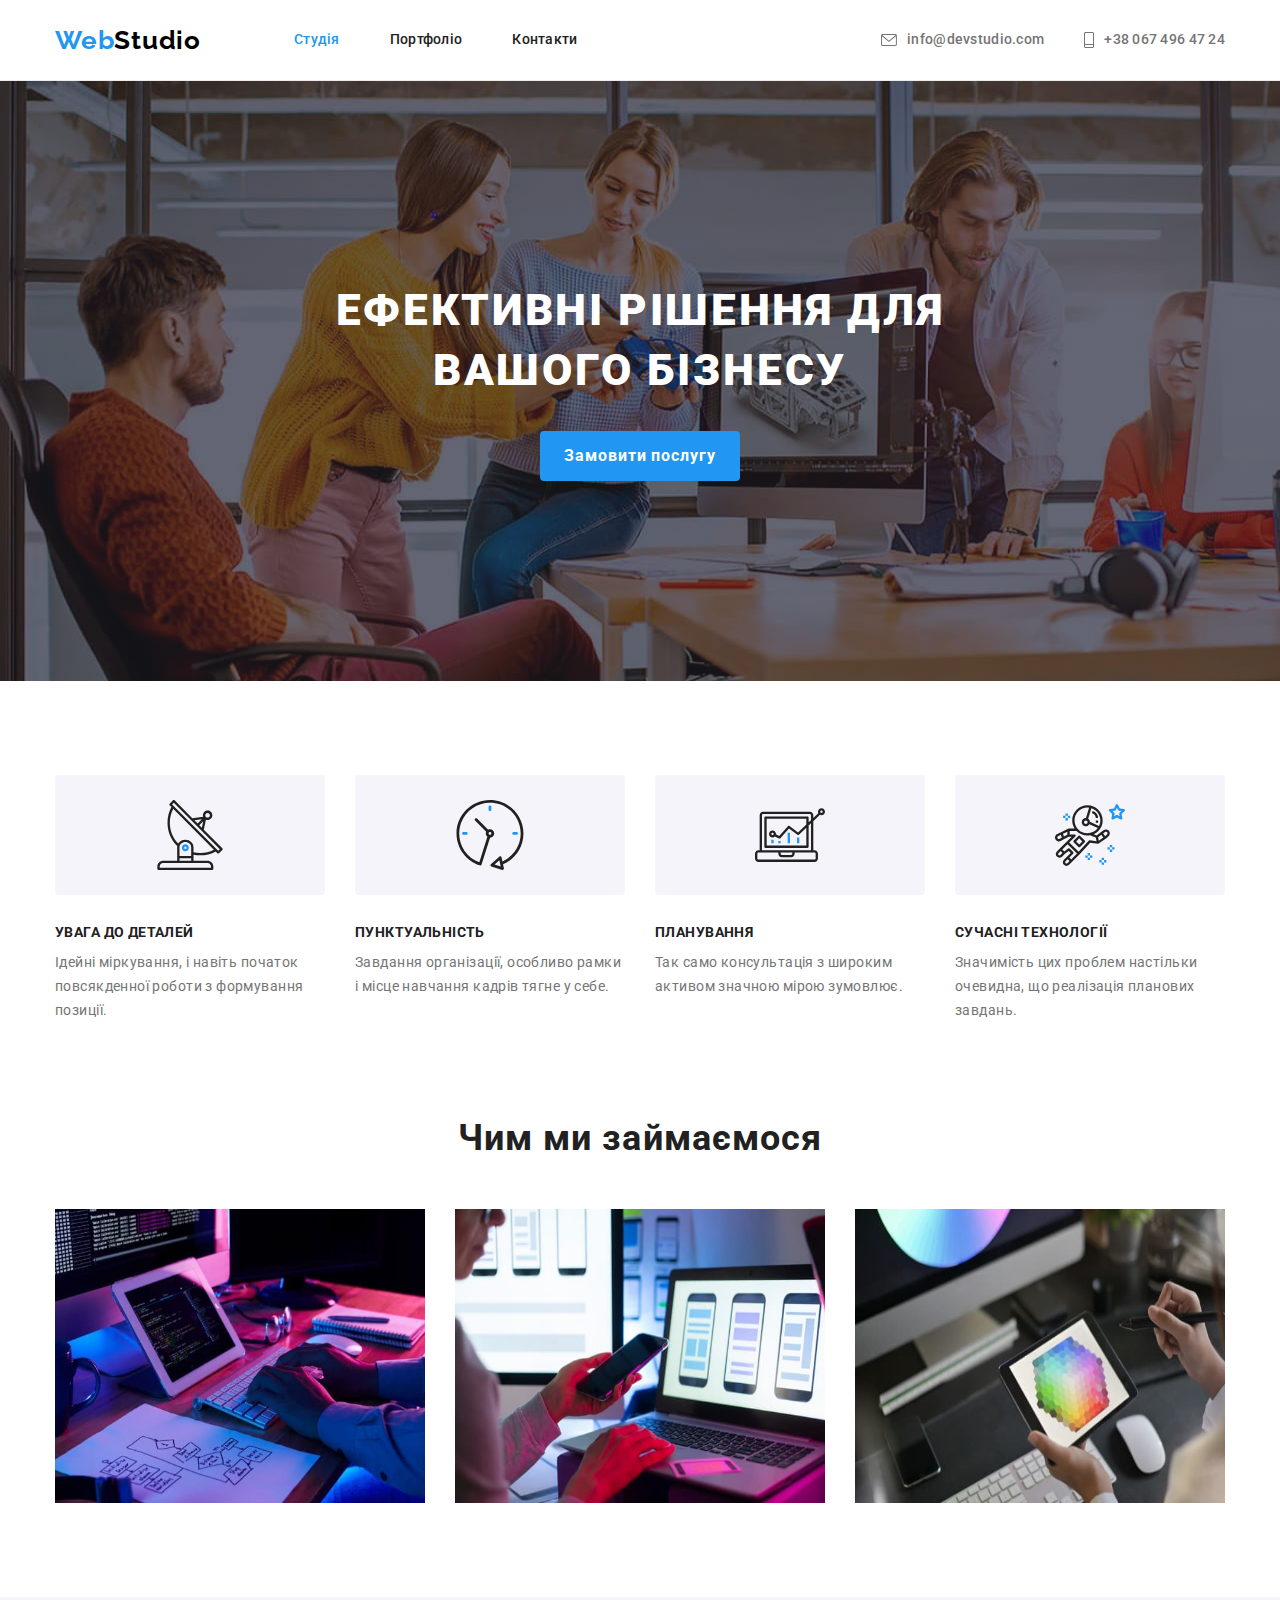
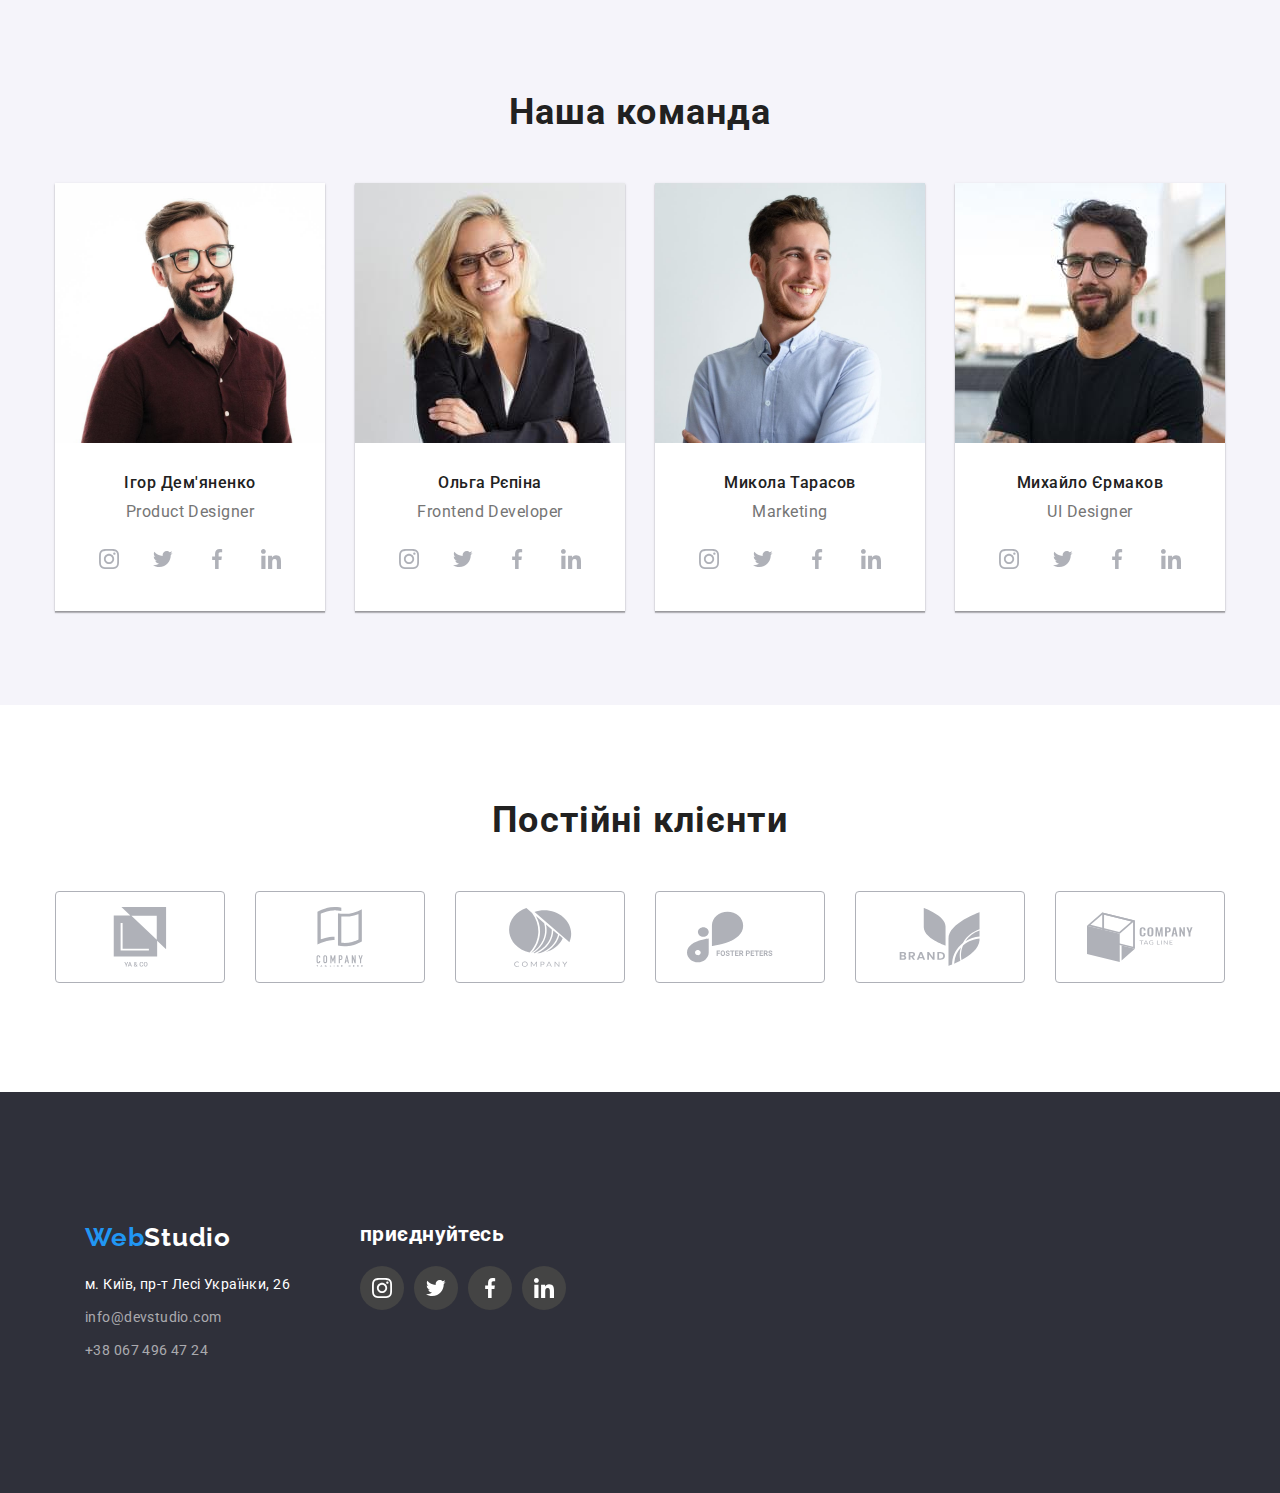
<file: index.html>
<!DOCTYPE html>
<html lang="uk">

<head>
    <meta charset="UTF-8">
    <meta http-equiv="X-UA-Compatible" content="IE=edge" />

    <meta name="viewport" content="width=device-width, initial-scale=1.0">
    <title>WebStudio</title>
    <link rel="preconnect" href="https://fonts.googleapis.com">
    <link rel="preconnect" href="https://fonts.gstatic.com" crossorigin>
    <link
        href="https://fonts.googleapis.com/css2?family=Raleway:wght@700&family=Roboto:wght@400;500;700;900&display=swap"
        rel="stylesheet">
    <link rel="stylesheet"
        href="https://cdnjs.cloudflare.com/ajax/libs/modern-normalize/1.0.0/modern-normalize.min.css" />

    <link rel="stylesheet" href="./css/styles.css" />
</head>

<body>

    <!-- -------------- Header -------------- -->
    <header class="header">

        <div class="container main-nav">

            <nav class="main-nav">

                <a class="logo" href="./index.html" target="_blank">
                    <span class="logo part">Web</span>Studio</a>
                <ul class="nav-list">
                    <li class="link">
                        <a class="nav-list-item current" href="./index.html">Студія</a>
                    </li>
                    <li class="link">
                        <a class="nav-list-item" href="./portfolio.html">Портфоліо</a>
                    </li>
                    <li class="link">
                        <a class="nav-list-item" href="./contacts.html">Контакти</a>
                    </li>
                </ul>
            </nav>

            <ul class="contacts-list">
                <li class="contact">

                    <a class="header-contacts" href="mailto:info@devstudio.com">
                        <svg class="envelope email">
                            <use href='./images/sprite.svg#icon-envelope-hover'></use>
                        </svg>
                        info@devstudio.com</a>
                </li>
                <li class="contact">

                    <a class="header-contacts" href="tel:+380674964724">
                        <svg class="envelope phone">
                            <use href='./images/sprite.svg#icon-tel'></use>
                        </svg>
                        +38 067 496 47 24</a>
                </li>
            </ul>
        </div>

    </header>

    <main>
        <!-- Hero -->
        <section class="hero">
            <div class="container">

                <h1 class="hero-title">Ефективні рішення для вашого бізнесу</h1>
                <button class="button primary" type="button">Замовити послугу</button>
            </div>
        </section>

        <!-- Work -->
        <section class="section features">

            <div class="container">

                <h2 class="visually-hidden">Перелік робіт</h2>
                <ul class="list">
                    <li class="item">
                        <div class="work-container-icon">
                            <svg class="work-icon">
                                <use href='./images/sprite.svg#icon-antenna-1'></use>
                            </svg>
                        </div>
                        <h3 class="list-title">УВАГА ДО ДЕТАЛЕЙ</h3>
                        <p class="item-desc">Ідейні міркування, і навіть початок повсякденної роботи з формування
                            позиції.
                        </p>
                    </li>
                    <li class="item">
                        <div class="work-container-icon">
                            <svg class="work-icon">
                                <use href='./images/sprite.svg#icon-clock-1'></use>
                            </svg>
                        </div>
                        <h3 class="list-title">ПУНКТУАЛЬНІСТЬ</h3>
                        <p class="item-desc">Завдання організації, особливо рамки і місце навчання кадрів тягне у себе.
                        </p>
                    </li>
                    <li class="item">
                        <div class="work-container-icon">
                            <svg class="work-icon">
                                <use href='./images/sprite.svg#icon-diagram-1'></use>
                            </svg>
                        </div>
                        <h3 class="list-title">ПЛАНУВАННЯ</h3>
                        <p class="item-desc">Так само консультація з широким активом значною мірою зумовлює.</p>
                    </li>
                    <li class="item">
                        <div class="work-container-icon">
                            <svg class="work-icon">
                                <use href='./images/sprite.svg#icon-astronaut-1'></use>
                            </svg>
                        </div>
                        <h3 class="list-title">СУЧАСНІ ТЕХНОЛОГІЇ</h3>
                        <p class="item-desc">Значимість цих проблем настільки очевидна, що реалізація планових завдань.
                        </p>
                    </li>
                </ul>
            </div>

        </section>

        <!-- -------------- Чим ми займаємося -------------- -->
        <section class="section">

            <div class="container">

                <h2 class="title">Чим ми займаємося</h2>
                <ul class="list">
                    <li class="img-list">

                        <img src="./images/job-1.jpg" alt="розмітка сайту" width="370" height="294">
                    </li>
                    <li class="img-list">

                        <img src="./images/job-2.jpg" alt="стилізація сайту" width="370" height="294">
                    </li>
                    <li class=" img-list">

                        <img src="./images/job-3.jpg" alt="оформлення кольором сайта" width="370" height="294">
                    </li>
                </ul>
            </div>

        </section>

        <!-- Team -->
        <section class="section team">

            <div class="container">

                <h2 class="title">Наша команда</h2>
                <ul class="list">
                    <li class="card">
                        <img src="./images/1-igor-demyanenko.jpg" alt="Ігор Дем'яненко" width="270" height="260">
                        <div class="team-card-desc">

                            <h3 class="list-item">Ігор Дем'яненко</h3>
                            <p class="item-desc profession">Product Designer</p>
                            <ul class="social-container social-container-team">
                                <li class="social-item"><a class="social-link" href="">
                                        <svg class="social-icon">
                                            <use href='./images/sprite.svg#icon-instagram'></use>
                                        </svg>
                                    </a></li>
                                <li class="social-item"><a class="social-link" href="">
                                        <svg class="social-icon">
                                            <use href='./images/sprite.svg#icon-twit'></use>
                                        </svg>
                                    </a></li>
                                <li class="social-item"><a class="social-link" href="">
                                        <svg class="social-icon">
                                            <use href='./images/sprite.svg#icon-facebook'></use>
                                        </svg>
                                    </a></li>
                                <li class="social-item"><a class="social-link" href="">
                                        <svg class="social-icon">
                                            <use href='./images/sprite.svg#icon-linkedin'></use>
                                        </svg>
                                    </a></li>
                            </ul>




                        </div>
                    </li>
                    <li class="card">
                        <img src="./images/2-olga-repina.jpg" alt="Ольга Рєпіна" width="270" height="260">
                        <div class="team-card-desc">

                            <h3 class="list-item">Ольга Рєпіна</h3>
                            <p class="item-desc profession">Frontend Developer</p>
                            <ul class="social-container social-container-team">
                                <li class="social-item"><a class="social-link" href="">
                                        <svg class="social-icon">
                                            <use href='./images/sprite.svg#icon-instagram'></use>
                                        </svg>
                                    </a></li>
                                <li class="social-item"><a class="social-link" href="">
                                        <svg class="social-icon">
                                            <use href='./images/sprite.svg#icon-twit'></use>
                                        </svg>
                                    </a></li>
                                <li class="social-item"><a class="social-link" href="">
                                        <svg class="social-icon">
                                            <use href='./images/sprite.svg#icon-facebook'></use>
                                        </svg>
                                    </a></li>
                                <li class="social-item"><a class="social-link" href="">
                                        <svg class="social-icon">
                                            <use href='./images/sprite.svg#icon-linkedin'></use>
                                        </svg>
                                    </a></li>
                            </ul>
                        </div>
                    </li>
                    <li class="card">
                        <img src="./images/3-mykola-tarasov.jpg" alt="Микола Тарасов" width="270" height="260">
                        <div class="team-card-desc">

                            <h3 class="list-item">Микола Тарасов</h3>
                            <p class="item-desc profession">Marketing</p>
                            <ul class="social-container social-container-team">
                                <li class="social-item"><a class="social-link" href="">
                                        <svg class="social-icon">
                                            <use href='./images/sprite.svg#icon-instagram'></use>
                                        </svg>
                                    </a></li>
                                <li class="social-item"><a class="social-link" href="">
                                        <svg class="social-icon">
                                            <use href='./images/sprite.svg#icon-twit'></use>
                                        </svg>
                                    </a></li>
                                <li class="social-item"><a class="social-link" href="">
                                        <svg class="social-icon">
                                            <use href='./images/sprite.svg#icon-facebook'></use>
                                        </svg>
                                    </a></li>
                                <li class="social-item"><a class="social-link" href="">
                                        <svg class="social-icon">
                                            <use href='./images/sprite.svg#icon-linkedin'></use>
                                        </svg>
                                    </a></li>
                            </ul>
                        </div>
                    </li>
                    <li class="card">
                        <img src="./images/4-myhaylo-ermakov.jpg" alt="Михайло Єрмаков" width="270" height="260">
                        <div class="team-card-desc">

                            <h3 class="list-item">Михайло Єрмаков</h3>
                            <p class="item-desc profession">UI Designer</p>
                            <ul class="social-container social-container-team">
                                <li class="social-item"><a class="social-link" href="">
                                        <svg class="social-icon">
                                            <use href='./images/sprite.svg#icon-instagram'></use>
                                        </svg>
                                    </a></li>
                                <li class="social-item"><a class="social-link" href="">
                                        <svg class="social-icon">
                                            <use href='./images/sprite.svg#icon-twit'></use>
                                        </svg>
                                    </a></li>
                                <li class="social-item"><a class="social-link" href="">
                                        <svg class="social-icon">
                                            <use href='./images/sprite.svg#icon-facebook'></use>
                                        </svg>
                                    </a></li>
                                <li class="social-item"><a class="social-link" href="">
                                        <svg class="social-icon">
                                            <use href='./images/sprite.svg#icon-linkedin'></use>
                                        </svg>
                                    </a></li>
                            </ul>
                        </div>
                    </li>
                </ul>
            </div>

        </section>


        <!-- Clients -->
        <section class="clients-section">
            <h2 class="title">
                Постійні клієнти
            </h2>

            <ul class="claent">
                <li class="claent-item">
                    <a class="claent-link" href="">
                        <svg class="claent-icon">
                            <use href='./images/sprite.svg#icon-YA--CO'></use>
                        </svg></a>
                </li>
                <li class="claent-item">
                    <a class="claent-link" href="">
                        <svg class="claent-icon">
                            <use href='./images/sprite.svg#icon-company'></use>
                        </svg></a>
                </li>
                <li class="claent-item">
                    <a class="claent-link" href="">
                        <svg class="claent-icon">
                            <use href='./images/sprite.svg#icon-Object'></use>
                        </svg></a>
                </li>
                <li class="claent-item">
                    <a class="claent-link" href="">
                        <svg class="claent-icon">
                            <use href='./images/sprite.svg#icon-FOSTER-PETERS'></use>
                        </svg></a>
                </li>
                <li class="claent-item">
                    <a class="claent-link" href="">
                        <svg class="claent-icon">
                            <use href='./images/sprite.svg#icon-brand'></use>
                        </svg></a>
                </li>
                <li class="claent-item">
                    <a class="claent-link" href="">
                        <svg class="claent-icon">
                            <use href='./images/sprite.svg#icon-tagline'></use>
                        </svg></a>
                </li>
            </ul>
        </section>



    </main>

    <footer class="footer">
        <div class="container footer-container">
            <div>
                <a class="logo foot" href="./index.html"><span class="logo part">Web</span>Studio</a>
                <address>
                    <ul class="footer-list">
                        <li class="item">
                            <a class="address" href="">м. Київ, пр-т Лесі Українки, 26</a>
                        </li>
                        <li class="item">
                            <a class="footer-contacts" href="mailto:info@devstudio.com">info@devstudio.com</a>
                        </li>
                        <li class="item">
                            <a class="footer-contacts" href="tel:+380674964724">+38 067 496 47 24</a>
                        </li>
                    </ul>
                </address>
            </div>
            <div class="footer-social">
                <h2 class="footer-text">
                    приєднуйтесь
                </h2>
                <ul class="social-container social-container-footer">
                    <li class="social-item"><a class="social-link-footer" href="">
                            <svg class="social-icon">
                                <use href='./images/sprite.svg#icon-instagram'></use>
                            </svg>
                        </a></li>
                    <li class="social-item"><a class="social-link-footer" href="">
                            <svg class="social-icon">
                                <use href='./images/sprite.svg#icon-twit'></use>
                            </svg>
                        </a></li>
                    <li class="social-item"><a class="social-link-footer" href="">
                            <svg class="social-icon">
                                <use href='./images/sprite.svg#icon-facebook'></use>
                            </svg>
                        </a></li>
                    <li class="social-item"><a class="social-link-footer" href="">
                            <svg class="social-icon">
                                <use href='./images/sprite.svg#icon-linkedin'></use>
                            </svg>
                        </a></li>
                </ul>
            </div>


        </div>
    </footer>

</body>

</html>
</file>
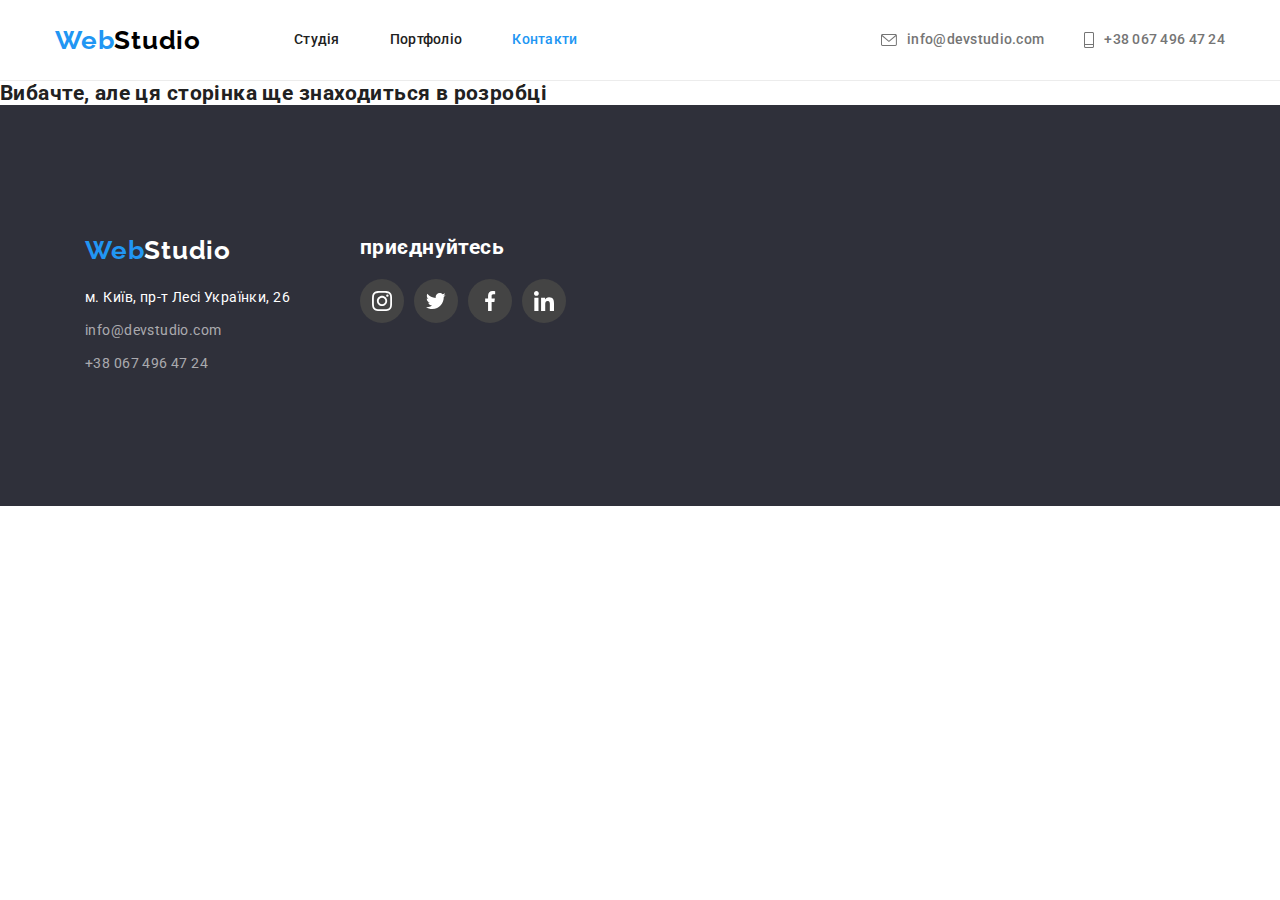
<file: contacts.html>
<!DOCTYPE html>
<html lang="uk">

<head>
    <meta charset="UTF-8">
    <meta http-equiv="X-UA-Compatible" content="IE=edge" />
    
    <meta name="viewport" content="width=device-width, initial-scale=1.0">
    <title>WebStudio Contacts</title>
    <link rel="preconnect" href="https://fonts.googleapis.com">
    <link rel="preconnect" href="https://fonts.gstatic.com" crossorigin>
    <link
        href="https://fonts.googleapis.com/css2?family=Raleway:wght@700&family=Roboto:wght@400;500;700;900&display=swap"
        rel="stylesheet">
    <link rel="stylesheet"
        href="https://cdnjs.cloudflare.com/ajax/libs/modern-normalize/1.0.0/modern-normalize.min.css" />

    <link rel="stylesheet" href="./css/styles.css" />
</head>

<body>
    <header class="header">

        <div class="container main-nav">

            <nav class="main-nav">

                <a class="logo" href="./index.html" target="_blank">
                    <span class="logo part">Web</span>Studio</a>
                <ul class="nav-list">
                    <li class="link">
                        <a class="nav-list-item" href="./index.html">Студія</a>
                    </li>
                    <li class="link">
                        <a class="nav-list-item" href="./portfolio.html">Портфоліо</a>
                    </li>
                    <li class="link">
                        <a class="nav-list-item current" href="./contacts.html">Контакти</a>
                    </li>
                </ul>
            </nav>

            <ul class="contacts-list">
                <li class="contact">
                    <li class="contact">
    
                        <a class="header-contacts" href="mailto:info@devstudio.com">
                            <svg class="envelope email">
                                <use href='./images/sprite.svg#icon-envelope-hover'></use>
                            </svg>
                            info@devstudio.com</a>
                    </li>
                    <li class="contact">
    
                        <a class="header-contacts" href="tel:+380674964724">
                            <svg class="envelope phone">
                                <use href='./images/sprite.svg#icon-tel'></use>
                            </svg>
                            +38 067 496 47 24</a>
                    </li>
            </ul>
        </div>

    </header>

    <main class="main-nav">
        <h2>Вибачте, але ця сторінка ще знаходиться в розробці</h2>
    </main>

    
    <footer class="footer">
        <div class="container footer-container">
            <div>
                <a class="logo foot" href="./index.html"><span class="logo part">Web</span>Studio</a>
                <address>
                    <ul class="footer-list">
                        <li class="item">
                            <a class="address" href="">м. Київ, пр-т Лесі Українки, 26</a>
                        </li>
                        <li class="item">
                            <a class="footer-contacts" href="mailto:info@devstudio.com">info@devstudio.com</a>
                        </li>
                        <li class="item">
                            <a class="footer-contacts" href="tel:+380674964724">+38 067 496 47 24</a>
                        </li>
                    </ul>
                </address>
            </div>
            <div class="footer-social">
                <h2 class="footer-text">
                    приєднуйтесь
                </h2>
                <ul class="social-container social-container-footer">
                    <li class="social-item"><a class="social-link-footer" href="">
                            <svg class="social-icon">
                                <use href='./images/sprite.svg#icon-instagram'></use>
                            </svg>
                        </a></li>
                    <li class="social-item"><a class="social-link-footer" href="">
                            <svg class="social-icon">
                                <use href='./images/sprite.svg#icon-twit'></use>
                            </svg>
                        </a></li>
                    <li class="social-item"><a class="social-link-footer" href="">
                            <svg class="social-icon">
                                <use href='./images/sprite.svg#icon-facebook'></use>
                            </svg>
                        </a></li>
                    <li class="social-item"><a class="social-link-footer" href="">
                            <svg class="social-icon">
                                <use href='./images/sprite.svg#icon-linkedin'></use>
                            </svg>
                        </a></li>
                </ul>
            </div>


        </div>
    </footer>

</body>

</html>
</file>
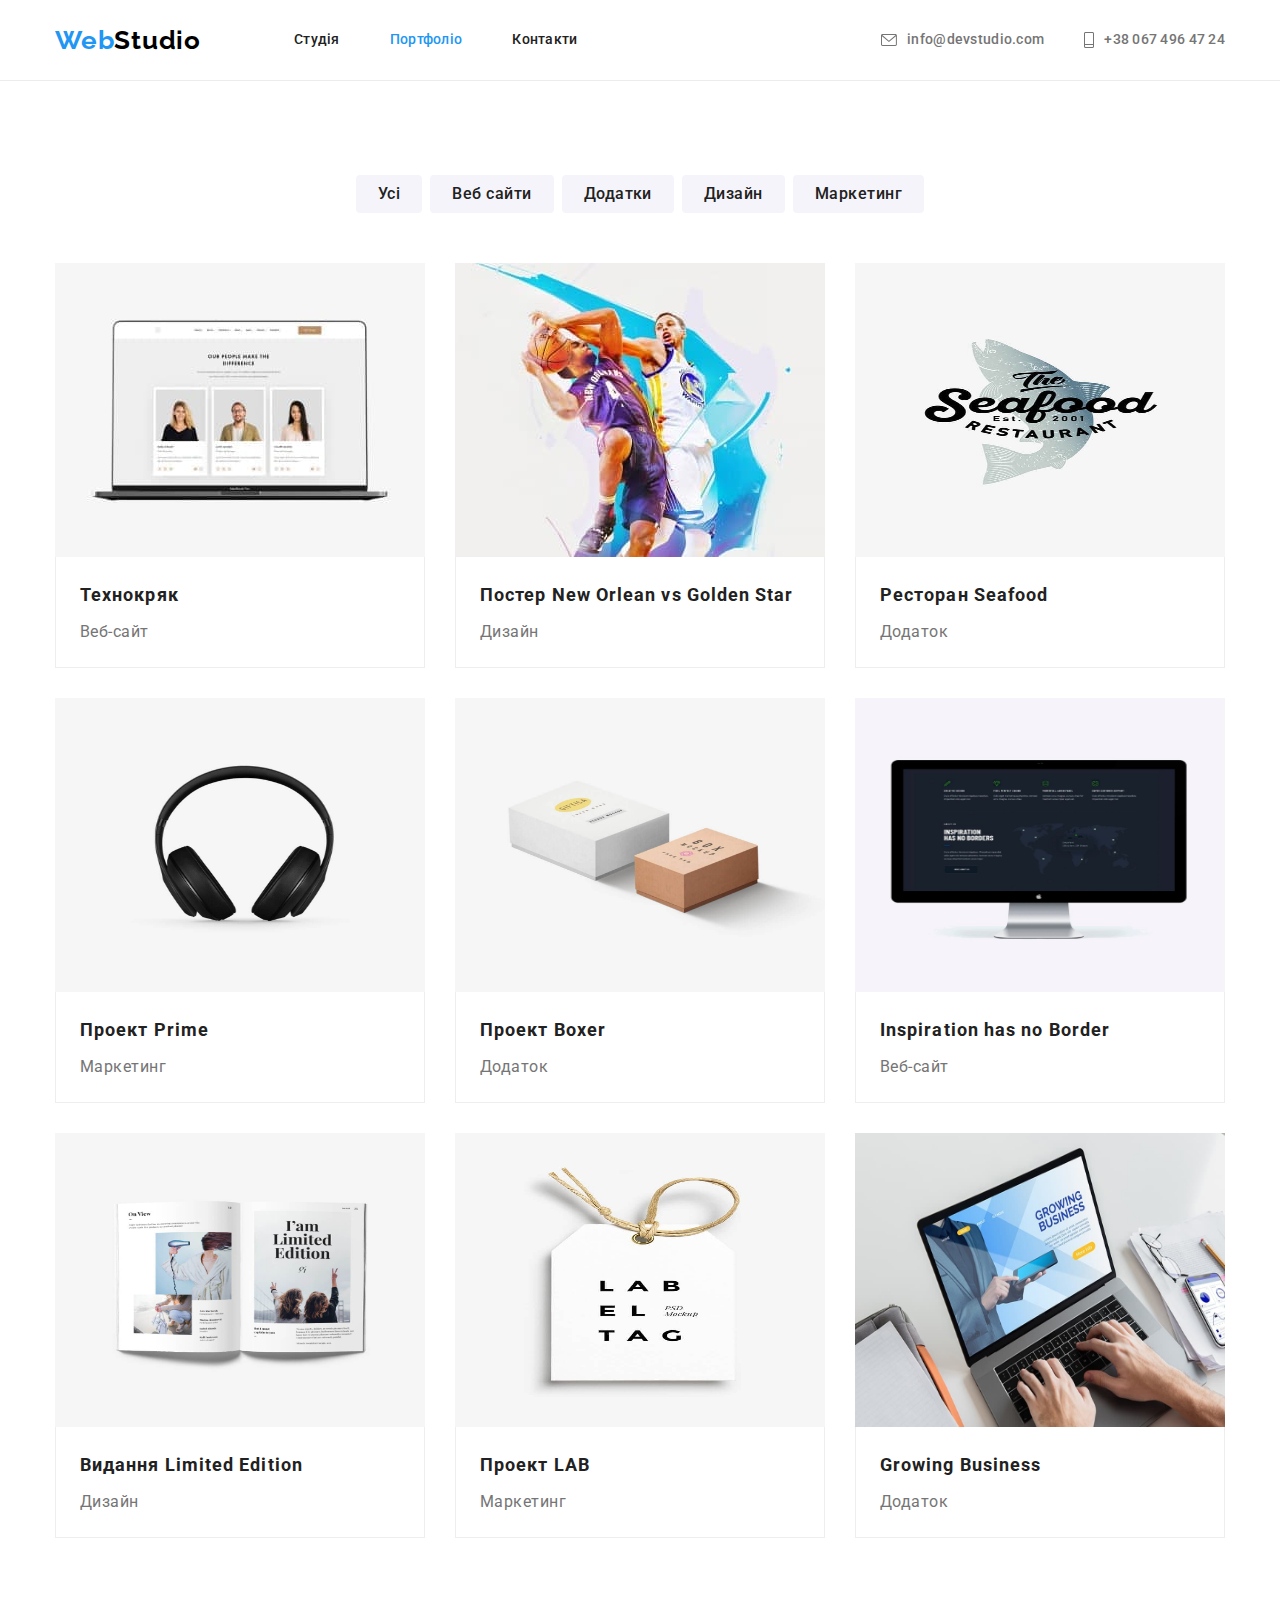
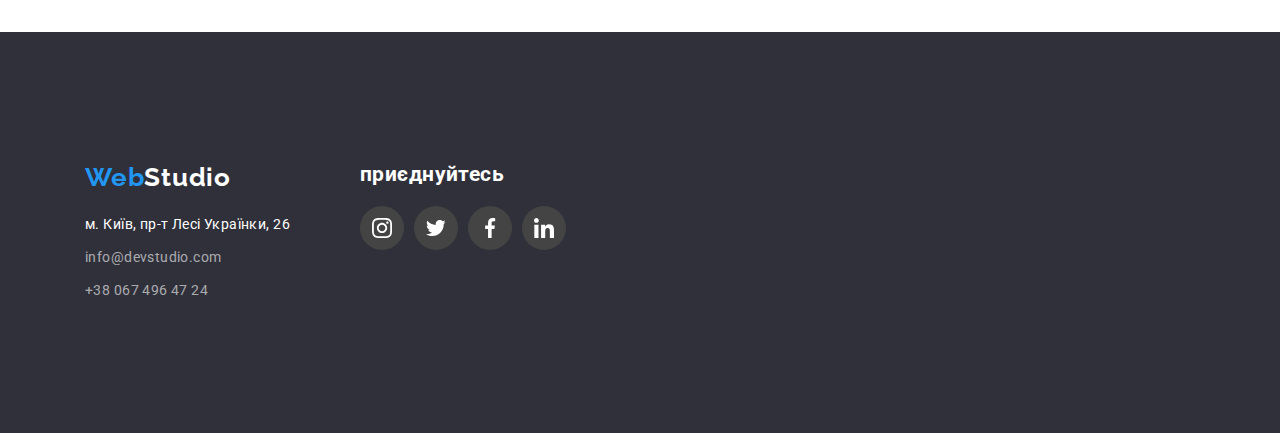
<file: portfolio.html>
<!DOCTYPE html>
<html lang="uk">

<head>
    <meta charset="UTF-8">
    <meta http-equiv="X-UA-Compatible" content="IE=edge" />

    <meta name="viewport" content="width=device-width, initial-scale=1.0">
    <title>WebStudio portfolio</title>
    <link rel="preconnect" href="https://fonts.googleapis.com">
    <link rel="preconnect" href="https://fonts.gstatic.com" crossorigin>
    <link
        href="https://fonts.googleapis.com/css2?family=Raleway:wght@700&family=Roboto:wght@400;500;700;900&display=swap"
        rel="stylesheet">
    <link rel="stylesheet"
        href="https://cdnjs.cloudflare.com/ajax/libs/modern-normalize/1.0.0/modern-normalize.min.css" />

    <link rel="stylesheet" href="./css/styles.css" />
</head>

<body>
    <!-- -------------- Header -------------- -->
    <header class="header">

        <div class="container main-nav">

            <nav class="main-nav">

                <a class="logo" href="./index.html" target="_blank">
                    <span class="logo part">Web</span>Studio</a>
                <ul class="nav-list">
                    <li class="link">
                        <a class="nav-list-item" href="./index.html">Студія</a>
                    </li>
                    <li class="link">
                        <a class="nav-list-item current" href="./portfolio.html">Портфоліо</a>
                    </li>
                    <li class="link">
                        <a class="nav-list-item" href="./contacts.html">Контакти</a>
                    </li>
                </ul>
            </nav>

            <ul class="contacts-list">
                <li class="contact">

                    <a class="header-contacts" href="mailto:info@devstudio.com">
                        <svg class="envelope email">
                            <use href='./images/sprite.svg#icon-envelope-hover'></use>
                        </svg>
                        info@devstudio.com</a>
                </li>
                <li class="contact">

                    <a class="header-contacts" href="tel:+380674964724">
                        <svg class="envelope phone">
                            <use href='./images/sprite.svg#icon-tel'></use>
                        </svg>
                        +38 067 496 47 24</a>
                </li>
            </ul>
        </div>

    </header>

    <main>
        <section class="section">

            <div class="container">

                <h2 class="visually-hidden">Усі проекти</h2>
                <!-- Buttons -->
                <ul class="button-list">
                    <li class="list-button">
                        <button class="button secondary" type="button">Усі</button>
                    </li>
                    <li class="list-button">
                        <button class="button secondary" type="button">Веб сайти</button>
                    </li>
                    <li class="list-button">
                        <button class="button secondary" type="button">Додатки</button>
                    </li>
                    <li class="list-button">
                        <button class="button secondary" type="button">Дизайн</button>
                    </li>
                    <li class="list-button">
                        <button class="button secondary" type="button">Маркетинг</button>
                    </li>
                </ul>

                <!-- -------------- Project -------------- -->
                <ul class="project-list net">
                    <li class="project-card">
                        <a href="" class="project-link">
                            <img class="project-img" src="./images/portfolio1.jpg" alt="Веб-сайт Технокряк" width="370"
                                height="294">
                            <div class="card-desc">
                                <h3 class="project-title">Технокряк</h3>
                                <p class="project-desc">Веб-сайт</p>
                            </div>
                        </a>
                    </li>
                    <li class="project-card">
                        <a href="" class="project-link">
                            <img src="./images/portfolio2.jpg" alt="Постер New Orlean vs Golden Star" width="370"
                                height="294">
                            <div class="card-desc">
                                <h3 class="project-title">Постер New Orlean vs Golden Star</h3>
                                <p class="project-desc">Дизайн</p>
                            </div>
                        </a>
                    </li>
                    <li class="project-card">
                        <a href="" class="project-link">
                            <img src="./images/portfolio-1.jpg" alt="Ресторан Seafood" width="370" height="294">
                            <div class="card-desc">
                                <h3 class="project-title">Ресторан Seafood</h3>
                                <p class="project-desc">Додаток</p>
                            </div>
                        </a>
                    </li>
                    <li class="project-card">
                        <a href="" class="project-link">
                            <img src="./images/portfolio-2.jpg" alt="Проект Prime" width="370" height="294">
                            <div class="card-desc">
                                <h3 class="project-title">Проект Prime</h3>
                                <p class="project-desc">Маркетинг</p>
                            </div>
                        </a>
                    </li>
                    <li class="project-card">
                        <a href="" class="project-link">
                            <img src="./images/portfolio5.jpg" alt="Проект Boxer" width="370" height="294">
                            <div class="card-desc">
                                <h3 class="project-title">Проект Boxer</h3>
                                <p class="project-desc">Додаток</p>
                            </div>
                        </a>
                    </li>
                    <li class="project-card">
                        <a href="" class="project-link">
                            <img src="./images/111.jpg" alt="Inspiration has no Border" width="370" height="294">
                            <div class="card-desc">
                                <h3 class="project-title">Inspiration has no Border</h3>
                                <p class="project-desc">Веб-сайт</p>
                            </div>
                        </a>
                    </li>
                    <li class="project-card">
                        <a href="" class="project-link">
                            <img src="./images/portfolio7.jpg" alt="Видання Limited Edition" width="370" height="294">
                            <div class="card-desc">
                                <h3 class="project-title">Видання Limited Edition</h3>
                                <p class="project-desc">Дизайн</p>
                            </div>
                        </a>
                    </li>
                    <li class="project-card">
                        <a href="" class="project-link">
                            <img src="./images/portfolio8.jpg" alt="Проект LAB" width="370" height="294">
                            <div class="card-desc">
                                <h3 class="project-title">Проект LAB</h3>
                                <p class="project-desc">Маркетинг</p>
                            </div>
                        </a>
                    </li>
                    <li class="project-card">
                        <a href="" class="project-link">
                            <img src="./images/2910404.jpg" alt="Growing Business" width="370" height="294">
                            <div class="card-desc">
                                <h3 class="project-title">Growing Business</h3>
                                <p class="project-desc">Додаток</p>
                            </div>
                        </a>
                    </li>
                </ul>
            </div>
        </section>

    </main>

    <footer class="footer">
        <div class="container footer-container">
            <div>
                <a class="logo foot" href="./index.html"><span class="logo part">Web</span>Studio</a>
                <address>
                    <ul class="footer-list">
                        <li class="item">
                            <a class="address" href="">м. Київ, пр-т Лесі Українки, 26</a>
                        </li>
                        <li class="item">
                            <a class="footer-contacts" href="mailto:info@devstudio.com">info@devstudio.com</a>
                        </li>
                        <li class="item">
                            <a class="footer-contacts" href="tel:+380674964724">+38 067 496 47 24</a>
                        </li>
                    </ul>
                </address>
            </div>
            <div class="footer-social">
                <h2 class="footer-text">
                    приєднуйтесь
                </h2>
                <ul class="social-container social-container-footer">
                    <li class="social-item"><a class="social-link-footer" href="">
                            <svg class="social-icon">
                                <use href='./images/sprite.svg#icon-instagram'></use>
                            </svg>
                        </a></li>
                    <li class="social-item"><a class="social-link-footer" href="">
                            <svg class="social-icon">
                                <use href='./images/sprite.svg#icon-twit'></use>
                            </svg>
                        </a></li>
                    <li class="social-item"><a class="social-link-footer" href="">
                            <svg class="social-icon">
                                <use href='./images/sprite.svg#icon-facebook'></use>
                            </svg>
                        </a></li>
                    <li class="social-item"><a class="social-link-footer" href="">
                            <svg class="social-icon">
                                <use href='./images/sprite.svg#icon-linkedin'></use>
                            </svg>
                        </a></li>
                </ul>
            </div>


        </div>
    </footer>

</body>

</html>
</file>
<file: css/styles.css>
/* -------------- Base setting -------------- */
/* колір фону #F5F5F5 */
/* другорядний колір фону #F5F4FA */
/* герой і футер колір фону #2F303A */
/* колір тексту #212121 */
/* колір абзаців #757575 */
/* акцент #2196F3 */
/* білий #FFFFFF */
/* контакти у футері color: rgba(255, 255, 255, 0.6); */

:root {
  --black-color: #000000;
  --text-primary-color: #212121;
  --text-p-color: #757575;
  --primary-white-color: #ffffff;
  --background-secondary-color: #f5f4fa;
  --hero-footer-color--: #2f303a;
  --accent-color: #2196f3;
  --primary-button-accent-color--: #188ce8;
}

body {
  background-color: var(--primary-white-color);
  color: var(--text-primary-color);
  font-family: Roboto, sans-serif;

  font-size: 14px;
  letter-spacing: 0.03em;

}


.nav-list,
.contacts-list,
.list {
  list-style-type: none;
}

.nav-list-link:hover,
.nav-list-item:hover,
.header-contacts:hover,
.footer-contacts:hover,
.address:hover,
.nav-list-link:focus,
.nav-list-item:focus,
.header-contacts:focus,
.footer-contacts:focus,
.address:focus {
  color: var(--accent-color);
}

h1,
h2,
h3,
h4,
h5,
h6,
ul,
p {
  margin: 0;
  padding: 0;
  list-style: none;
}

img {
  display: block;
  max-width: 100%;
}


/* -------------- SETting Container --------------  */
.container {
  width: 1200px;
  margin: 0 auto;
  padding: 0 15px;
}

.section {
  padding-top: 94px;
  padding-bottom: 94px;
}

/* -------------- Heder --------------  */
.header {
  border-bottom: 1px solid #ececec;
}

.main-nav {
  display: flex;
  align-items: center;
}

.logo {
  color: var(--black-color);
  font-family: Raleway, sans-serif;
  text-decoration: none;
  font-weight: 700;
  font-size: 26px;
  line-height: 1.19;
  letter-spacing: 0.03em;
}

.part {
  color: var(--accent-color);
}

/* -------------- Nav --------------  */
.nav-list .link+.link {
  margin-left: 50px;
}

.nav-list {
  display: flex;
  margin-left: 93px;
}

/* .link {
  padding-top: 32px;
  padding-bottom: 32px;
} */

.nav-list-link.current {
  color: var(--accent-color);
}

.nav-list-link {
  display: block;
  padding-top: 32px;
  padding-bottom: 32px;

  color: var(--text-primary-color);
  font-weight: 500;
  font-size: 14px;
  line-height: 1.14;
  letter-spacing: 0.02em;
  text-decoration: none;
}

.nav-list-item.current {
  color: var(--accent-color);
}

.nav-list-item {
  padding-top: 32px;
  padding-bottom: 32px;
  display: block;


  color: var(--text-primary-color);
  font-weight: 500;
  font-size: 14px;
  line-height: 1.14;
  letter-spacing: 0.02em;
  text-decoration: none;
}

/* -------------- Heder contacts --------------  */
.contacts-list {
  display: flex;
  margin-left: auto;
}

.contacts-list .contact+.contact {
  margin-left: 40px;
}

.header-contacts {

  display: flex;
  align-items: center;
  gap: 10px;
  padding: 32px 0;

  color: var(--text-p-color);
  font-weight: 500;
  font-size: 14px;
  line-height: 1.14;
  letter-spacing: 0.02em;
  text-decoration: none;
}

.envelope {
  fill: currentColor;
}

.email {
  width: 16px;
  height: 12px;
}

.phone {
  width: 10px;
  height: 16px;
}


.visually-hidden {
  position: absolute;
  white-space: nowrap;
  width: 1px;
  height: 1px;
  overflow: hidden;
  border: 0;
  padding: 0;
  clip: rect(0 0 0 0);
  clip-path: inset(50%);
  margin: -1px;
}

/* -------------- Стилі index.html --------------  */
/* -------------- Hero --------------  */
.hero {
  padding: 200px 0;
  background-color: var(--hero-footer-color--);
  background-image: linear-gradient(rgba(47, 48, 58, 0.4), rgba(47, 48, 58, 0.4)), url('../images/team.jpg');
  text-align: center;

}

.hero-title {
  max-width: 696px;
  margin-top: 0;
  margin-bottom: 30px;
  margin-left: auto;
  margin-right: auto;

  color: var(--primary-white-color);
  font-weight: 900;
  font-size: 44px;
  line-height: 1.36;
  text-align: center;
  letter-spacing: 0.06em;
  text-transform: uppercase;
}

.button {
  display: inline-block;
  cursor: pointer;
  font-family: Roboto, sans-serif;
  border: none;
  border-radius: 4px;
}

/* .button:hover, .button:focus {
  box-shadow: 0 2px 2px 0 rgba(0, 0, 0, 0.12), 0 1px 2px 0 rgba(0, 0, 0, 0.08), 0 3px 1px 0 rgba(0, 0, 0, 0.1);
  background: #2196f3;
} */

.button.primary {
  color: var(--primary-white-color);
  background-color: var(--accent-color);
  font-weight: 700;
  font-size: 16px;
  line-height: 1.88;
  letter-spacing: 0.06em;
  padding: 10px 24px;

}

.button.primary:hover,
.button.primary:focus {
  background-color: var(--primary-button-accent-color--);
}

/* -------------- Перелік рішень --------------  */
.section.features {
  padding-bottom: 0;
}

.list {
  display: flex;
}

.list .item {
  width: 270px;
}

.list .item:not(:last-child) {
  margin-right: 30px;
}

.title {
  margin-bottom: 50px;

  font-weight: 700;
  font-size: 36px;
  line-height: 1.17;
  text-align: center;
  letter-spacing: 0.03em;
}

.item-desc {
  color: var(--text-p-color);
  line-height: 1.71;
}

.work-container-icon {

  width: 270px;
  height: 120px;
  display: flex;
  align-items: center;
  justify-content: center;
  background-color: #f5f4fa;
  border-radius: 4px;
  margin-bottom: 30px;

}

.work-icon {
  width: 70px;
  height: 70px;
}

/* -------------- Чим ми займаємося --------------  */
.list .img-list:not(:last-child) {
  margin-right: 30px;

}

.team {
  background-color: var(--background-secondary-color);
}

.list-title {
  margin-bottom: 10px;

  font-weight: 700;
  font-size: 14px;
  line-height: 1.14;
  letter-spacing: 0.03em;
  text-transform: uppercase;
}

.card {
  background-color: var(--primary-white-color);
  box-shadow: 0 2px 1px 0 rgba(0, 0, 0, 0.2), 0 1px 1px 0 rgba(0, 0, 0, 0.14), 0 1px 3px 0 rgba(0, 0, 0, 0.12);
  text-align: center;
}

.card:not(:last-child) {
  margin-right: 30px;

}

.team-card-desc {
  padding: 30px 0;

}

.list-item {
  margin-bottom: 10px;

  font-weight: 500;
  font-size: 16px;
  line-height: 1.19;
  letter-spacing: 0.03em;
}

.profession {
  font-size: 16px;
  line-height: 1.19;
  letter-spacing: 0.03em;
}

/* -------------- Стилі Clients --------------  */

.clients-section {
  padding-top: 94px;
  padding-bottom: 109px;
}

.clients-title {
  text-align: center;

  margin-bottom: 50px;
  font-weight: 700;
  font-size: 36px;
  line-height: 1.17;
  letter-spacing: 0.03em;
}

.claent {
  display: flex;
  justify-content: center;
  gap: 30px;

}

.claent-item {
  width: 170px;
  height: 92px;
}

.claent-link {
  width: 100%;
  height: 100%;
  display: flex;
  align-items: center;
  justify-content: center;
  border: 1px solid #AFB1B8;
  box-sizing: border-box;
  border-radius: 4px;
  color: #AFB1B8;
}

.claent-link:hover,
.claent-link:focus {

  border: 1px solid #2196F3;
  color: #2196F3;
}

.claent-icon {
  width: 106px;
  height: 60px;
  fill: currentColor;
}

/* -------------- Стилі portfolio.html --------------  */
.button-list,
.project-list {
  list-style-type: none;

  display: flex;
  flex-wrap: wrap;

}

.net {
  gap: 30px;
}

.button-list {
  justify-content: center;
  margin-bottom: 50px;
}

.list-button:not(:last-child) {
  margin-right: 8px;
}

.list-button:hover, 
.list-button:focus {
  box-shadow: 0 2px 2px 0 rgba(0, 0, 0, 0.12), 0 1px 2px 0 rgba(0, 0, 0, 0.08), 0 3px 1px 0 rgba(0, 0, 0, 0.1);
  background: #2196f3;
}

.button.secondary {
  padding: 6px 22px;

  background-color: var(--background-secondary-color);
  color: var(--text-primary-color);
  font-weight: 500;
  font-size: 16px;
  line-height: 1.62;
  letter-spacing: 0.03em;
  cursor: pointer;
}

.button.secondary:hover,
.button.secondary:focus {
  background-color: var(--accent-color);
  color: var(--primary-white-color);
}

.project-card {
  /* margin: 10px; */
  display: flex;
  /* outline: 2px solid red; */
}

.project-card:nth-child(3n) {
  margin-right: 0;
}

.project-card:nth-last-child(-n + 3) {
  margin-bottom: 0;
}

/* .project-img {
  padding: 0 15px 0 15px;
} */

.card-desc {
  padding: 20px 24px;

  border-left: 1px solid #eeeeee;
  border-right: 1px solid #eeeeee;
  border-bottom: 1px solid #eeeeee;
}

.project-link {
  text-decoration: none;
}

.project-link:hover {
  box-shadow: 1px 4px 6px 0 rgba(0, 0, 0, 0.16), 0 4px 4px 0 rgba(0, 0, 0, 0.06), 0 1px 1px 0 rgba(0, 0, 0, 0.12);
}


.project-title {
  margin-bottom: 4px;

  color: var(--text-primary-color);
  font-weight: 700;
  font-size: 18px;
  line-height: 2;
  letter-spacing: 0.06em;
}

.project-desc {
  color: var(--text-p-color);
  font-size: 16px;
  line-height: 1.88;
  letter-spacing: 0.03em;
}



/* -------------- Footer --------------  */
.footer {
  padding-top: 60px;
  padding-bottom: 60px;

  background-color: var(--hero-footer-color--);
}

.footer-container {
  display: flex;
  margin: 70px;
}

.foot {
  display: inline-block;
  margin-bottom: 20px;

  color: var(--primary-white-color);
}

.footer-list .item:not(:last-child) {
  margin-bottom: 9px;
}

.address {
  color: var(--primary-white-color);
  font-style: normal;
  line-height: 1.71;
  text-decoration: none;
}

.footer-contacts {
  color: rgba(255, 255, 255, 0.6);
  font-style: normal;
  line-height: 1.71;
  text-decoration: none;
}

.footer-social {
  margin-left: 70px;
}

.footer-text {
  color: #ffffff;
}

/* -------------- Social --------------  */

.social-container {
  display: flex;
  gap: 10px;
  justify-content: center;
}

.social-container-team {
  margin-top: 16px;
}

.social-container-footer {
  margin-top: 20px;
}

.social-item {
  width: 44px;
  height: 44px;
}

.social-link {
  width: 100%;
  height: 100%;
  display: flex;
  align-items: center;
  justify-content: center;
  border-radius: 50%;
  color: #AFB1B8;
}

.social-link-footer {
  width: 100%;
  height: 100%;
  display: flex;
  align-items: center;
  justify-content: center;
  border-radius: 50%;
  color: #ffffff;
  background-color: #444444;
}

.social-link:hover,
.social-link:focus {
  background-color: #2196F3;
  color: #ffffff;
}


.social-link-footer:hover,
.social-link-footer:focus {
  background-color: #2196F3;
}

.social-icon {
  width: 20px;
  height: 20px;
  fill: currentColor;
}

/* .footer-social-icon {
  width: 20px;
  height: 20px;
  fill: rgba(255, 255, 255, 0.1);
} */
</file>
